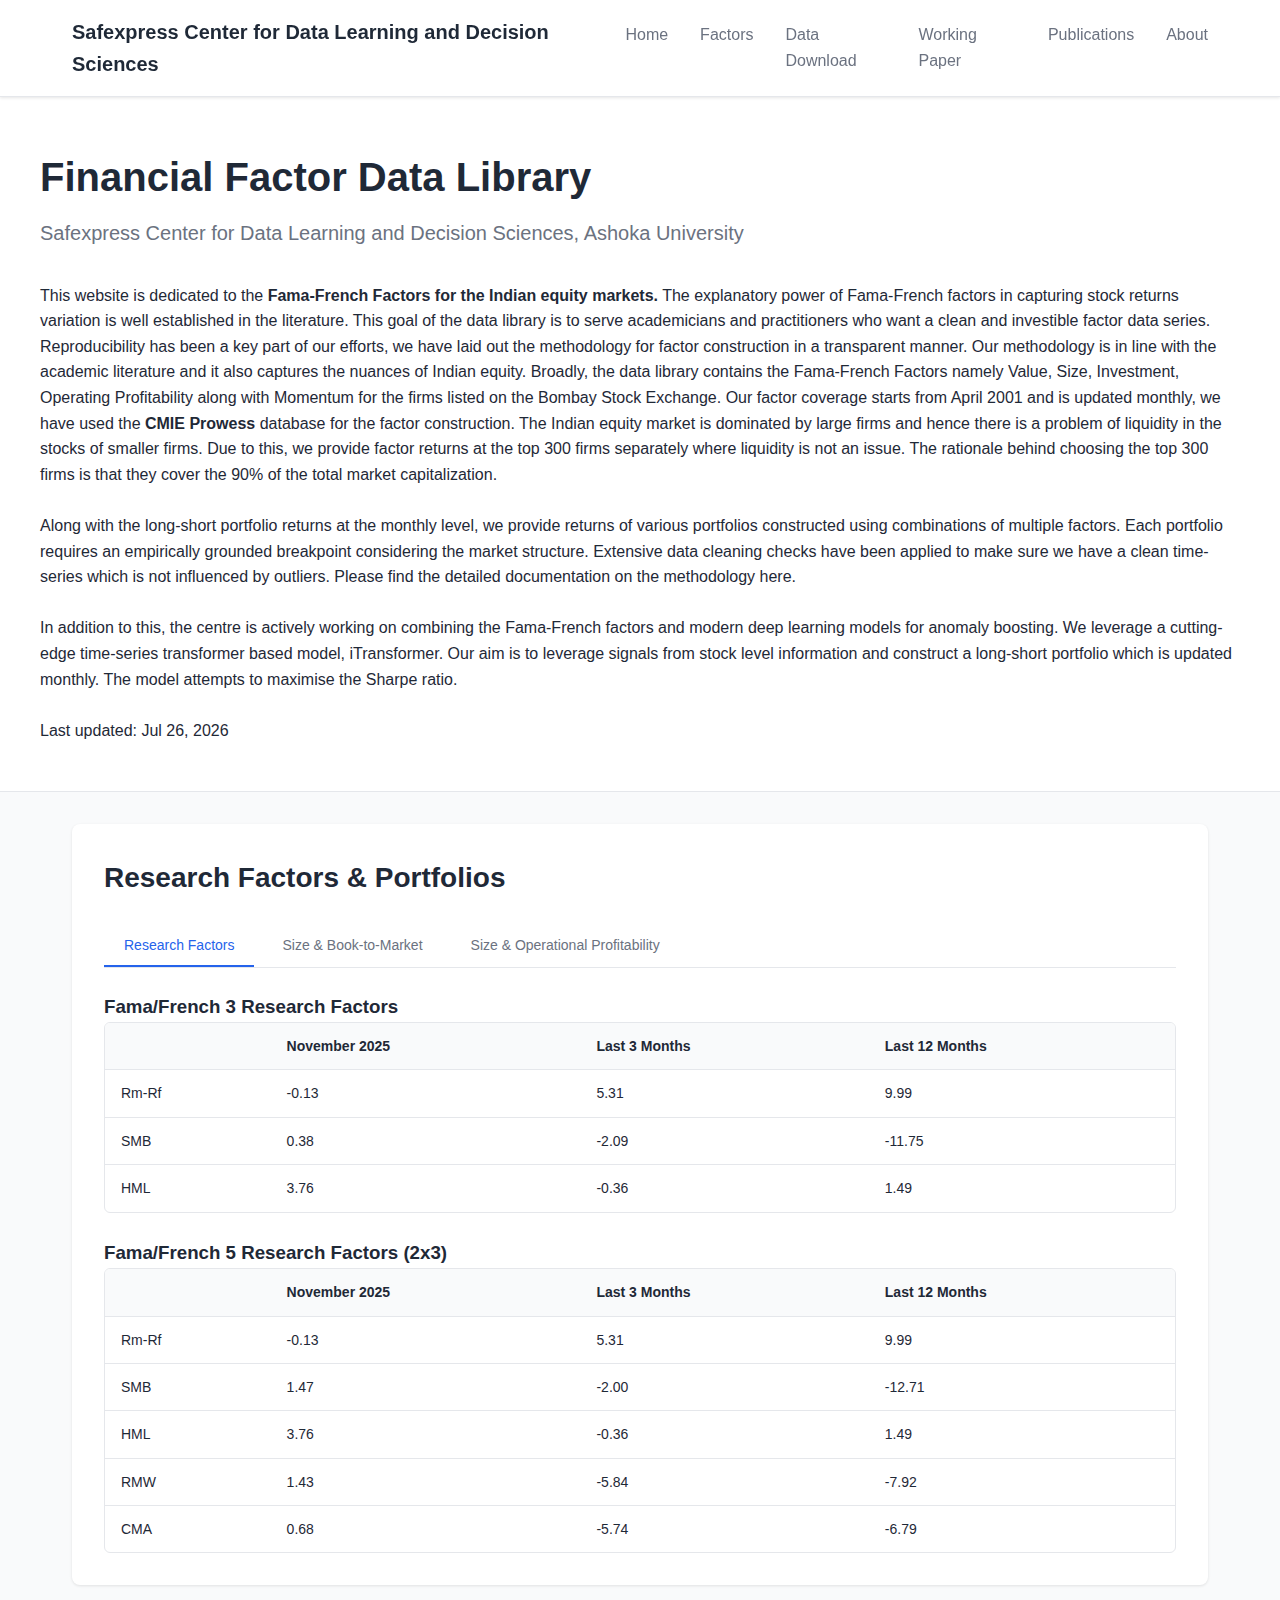
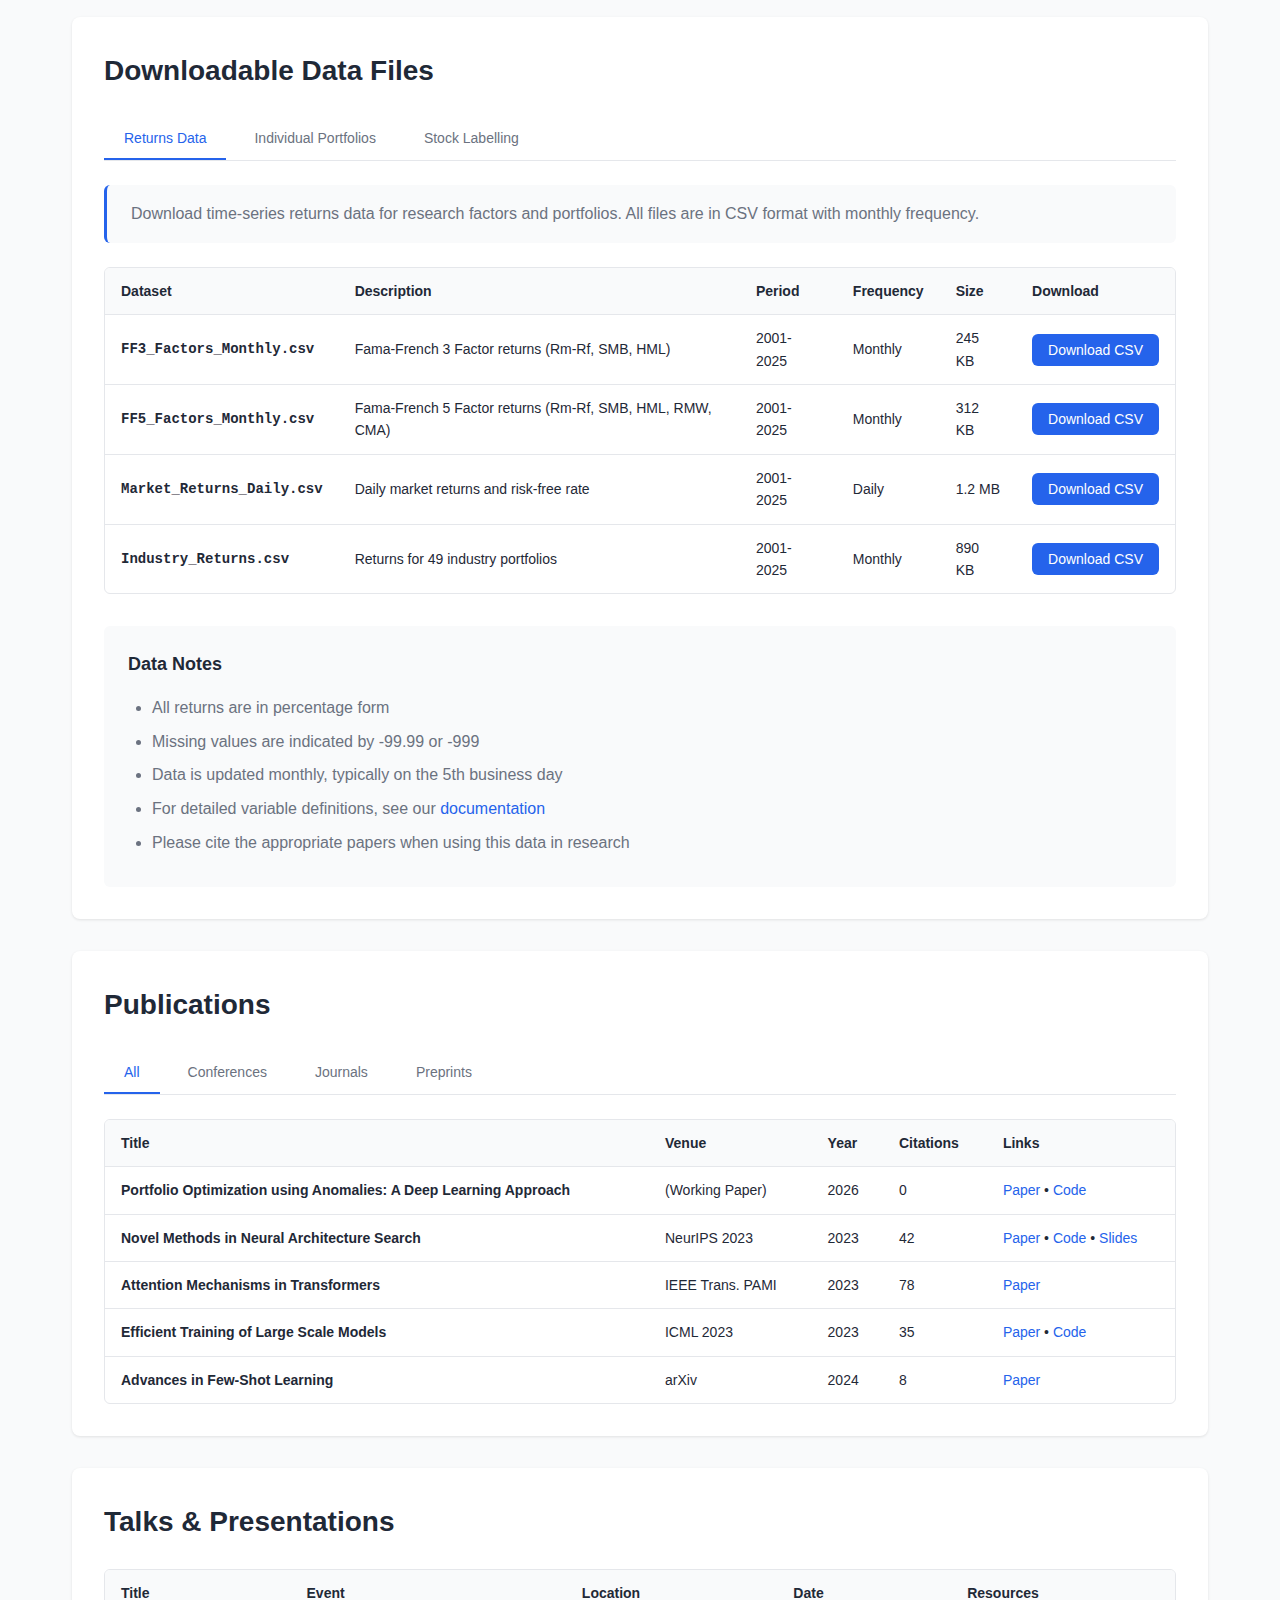
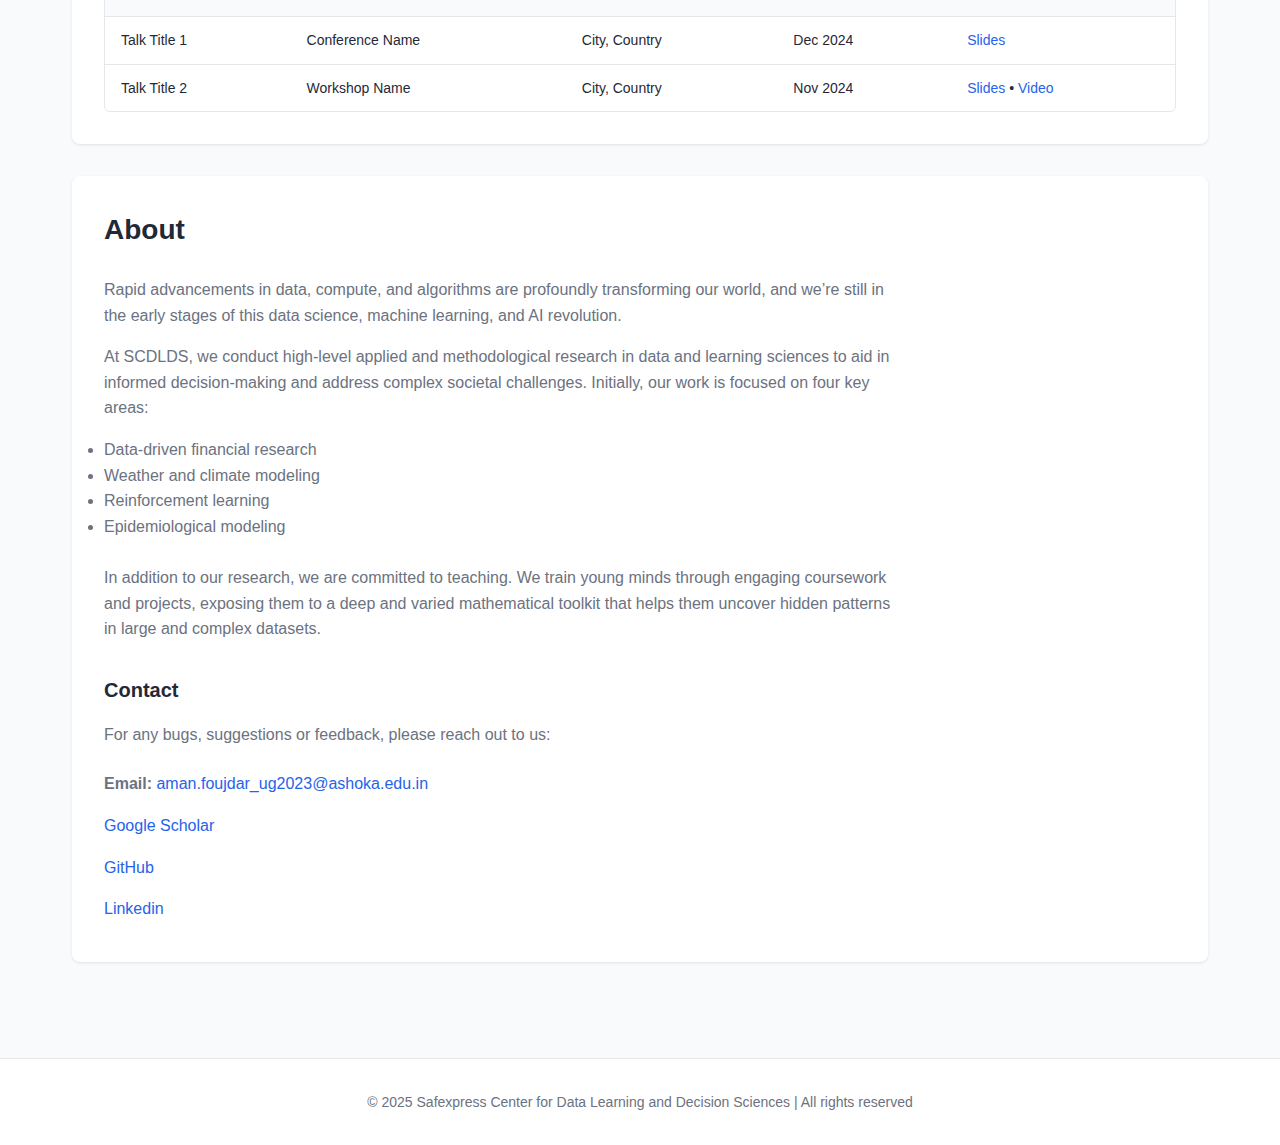
<file: index.html>
<!DOCTYPE html>
<html lang="en">
<head>
    <meta charset="UTF-8">
    <meta name="viewport" content="width=device-width, initial-scale=1.0">
    <title>Financial Factors | SCDLDS @ Ashoka</title>
    <link rel="stylesheet" href="styles.css">
</head>
<body>
<nav class="navbar">
        <div class="nav-container">
            <div class="logo">Safexpress Center for Data Learning and Decision Sciences</div>
            <ul class="nav-menu">
                <li><a href="index.html">Home</a></li>
                <li><a href="#factors">Factors</a></li>
                <li><a href="#downloads">Data Download</a></li>
                <li><a href="working_paper.html">Working Paper</a></li>
                <li><a href="#publications">Publications</a></li>
                <!-- <li><a href="#projects">Projects</a></li> -->
                <li><a href="#about">About</a></li>
            </ul>
        </div>
    </nav>

    <header class="hero">
        <div class="hero-content">
            <h1>Financial Factor Data Library</h1>
            <p class="subtitle">Safexpress Center for Data Learning and Decision Sciences, Ashoka University</p>
            <br>
            <p>This website is dedicated to the <strong>Fama-French Factors for the Indian equity markets.</strong> The explanatory power of Fama-French factors in capturing stock returns variation is well established in the literature. This goal of the data library is to serve academicians and practitioners who want a clean and investible factor data series. Reproducibility has been a key part of our efforts, we have laid out the methodology for factor construction in a transparent manner. Our methodology is in line with the academic literature and it also captures the nuances of Indian equity. Broadly, the data library contains the Fama-French Factors namely Value, Size, Investment, Operating Profitability along with Momentum for the firms listed on the Bombay Stock Exchange. Our factor coverage starts from April 2001 and is updated monthly, we have used the <strong>CMIE  Prowess</strong> database for the factor construction. The Indian equity market is dominated by large firms and hence there is a problem of liquidity in the stocks of smaller firms. Due to this, we provide factor returns at the top 300 firms separately where liquidity is not an issue. The rationale behind choosing the top 300 firms is that they cover the 90% of the total market capitalization. </p>
            <br>
            <p>Along with the long-short portfolio returns at the monthly level, we provide returns of various portfolios constructed using combinations of multiple factors. Each portfolio requires an empirically grounded breakpoint considering the market structure. Extensive data cleaning checks have been applied to make sure we have a clean time-series which is not influenced by outliers. Please find the detailed documentation on the methodology here. </p>
            <br>
            <p>In addition  to this, the centre is actively working on combining  the Fama-French factors and modern deep learning models for anomaly boosting. We leverage a cutting-edge time-series transformer based model, iTransformer. Our aim is to leverage signals from stock level information and construct a long-short portfolio which is updated monthly. The model attempts to maximise the Sharpe ratio.</p>
            <br>
                <span>Last updated: <span id="lastUpdated"></span></span>
            </div>
        </div>
    </header>

    <main class="container">
        <section id="factors" class="section">
            <h2 class="section-title">Research Factors & Portfolios</h2>
            
            <div class="tabs">
                <button class="tab-btn active" data-tab="factors">Research Factors</button>
                <button class="tab-btn" data-tab="bookmarket">Size & Book-to-Market</button>
                <button class="tab-btn" data-tab="profitability">Size & Operational Profitability</button>
            </div>

            <!-- Research Factors Tab -->
            <div class="tab-content active" data-content="factors">
                <div class="factor-tables">
                    <!-- Fama/French 3 Research Factors -->
                    <div class="factor-group">
                        <h3 class="factor-title">Fama/French 3 Research Factors</h3>
                        <div class="table-container">
                            <table class="data-table factor-table">
                                <thead>
                                    <tr>
                                        <th></th>
                                        <th>November 2025</th>
                                        <th>Last 3 Months</th>
                                        <th>Last 12 Months</th>
                                    </tr>
                                </thead>
                                <tbody>
                                    <tr>
                                        <td class="factor-name">Rm-Rf</td>
                                        <td class="negative">-0.13</td>
                                        <td class="positive">5.31</td>
                                        <td class="positive">9.99</td>
                                    </tr>
                                    <tr>
                                        <td class="factor-name">SMB</td>
                                        <td class="positive">0.38</td>
                                        <td class="negative">-2.09</td>
                                        <td class="negative">-11.75</td>
                                    </tr>
                                    <tr>
                                        <td class="factor-name">HML</td>
                                        <td class="positive">3.76</td>
                                        <td class="negative">-0.36</td>
                                        <td class="positive">1.49</td>
                                    </tr>
                                </tbody>
                            </table>
                        </div>
                    </div>

                    <br>
                    <!-- Fama/French 5 Research Factors -->
                    <div class="factor-group">
                        <h3 class="factor-title">Fama/French 5 Research Factors (2x3)</h3>
                        <div class="table-container">
                            <table class="data-table factor-table">
                                <thead>
                                    <tr>
                                        <th></th>
                                        <th>November 2025</th>
                                        <th>Last 3 Months</th>
                                        <th>Last 12 Months</th>
                                    </tr>
                                </thead>
                                <tbody>
                                    <tr>
                                        <td class="factor-name">Rm-Rf</td>
                                        <td class="negative">-0.13</td>
                                        <td class="positive">5.31</td>
                                        <td class="positive">9.99</td>
                                    </tr>
                                    <tr>
                                        <td class="factor-name">SMB</td>
                                        <td class="positive">1.47</td>
                                        <td class="negative">-2.00</td>
                                        <td class="negative">-12.71</td>
                                    </tr>
                                    <tr>
                                        <td class="factor-name">HML</td>
                                        <td class="positive">3.76</td>
                                        <td class="negative">-0.36</td>
                                        <td class="positive">1.49</td>
                                    </tr>
                                    <tr>
                                        <td class="factor-name">RMW</td>
                                        <td class="positive">1.43</td>
                                        <td class="negative">-5.84</td>
                                        <td class="negative">-7.92</td>
                                    </tr>
                                    <tr>
                                        <td class="factor-name">CMA</td>
                                        <td class="positive">0.68</td>
                                        <td class="negative">-5.74</td>
                                        <td class="negative">-6.79</td>
                                    </tr>
                                </tbody>
                            </table>
                        </div>
                    </div>
                </div>
            </div>

            <!-- Size and Book-to-Market Tab -->
            <div class="tab-content" data-content="bookmarket">
                <div class="factor-group">
                    <h3 class="factor-title">Size and Book-to-Market Portfolios</h3>
                    <div class="table-container">
                        <table class="data-table factor-table">
                            <thead>
                                <tr>
                                    <th></th>
                                    <th>November 2025</th>
                                    <th>Last 3 Months</th>
                                    <th>Last 12 Months</th>
                                </tr>
                            </thead>
                            <tbody>
                                <tr>
                                    <td class="factor-name">Small Value</td>
                                    <td class="positive">3.45</td>
                                    <td class="positive">2.66</td>
                                    <td class="positive">3.35</td>
                                </tr>
                                <tr>
                                    <td class="factor-name">Small Neutral</td>
                                    <td class="positive">2.29</td>
                                    <td class="positive">6.09</td>
                                    <td class="positive">1.03</td>
                                </tr>
                                <tr>
                                    <td class="factor-name">Small Growth</td>
                                    <td class="negative">-0.04</td>
                                    <td class="positive">3.96</td>
                                    <td class="positive">1.16</td>
                                </tr>
                                <tr class="separator-row">
                                    <td colspan="4"></td>
                                </tr>
                                <tr>
                                    <td class="factor-name">Big Value</td>
                                    <td class="positive">3.29</td>
                                    <td class="positive">8.07</td>
                                    <td class="positive">18.47</td>
                                </tr>
                                <tr>
                                    <td class="factor-name">Big Neutral</td>
                                    <td class="positive">2.01</td>
                                    <td class="positive">3.42</td>
                                    <td class="positive">4.63</td>
                                </tr>
                                <tr>
                                    <td class="factor-name">Big Growth</td>
                                    <td class="negative">-0.73</td>
                                    <td class="positive">7.49</td>
                                    <td class="positive">17.68</td>
                                </tr>
                            </tbody>
                        </table>
                    </div>
                </div>
            </div>

            <!-- Size and Operating Profitability Tab -->
            <div class="tab-content" data-content="profitability">
                <div class="factor-group">
                    <h3 class="factor-title">Size and Operating Profitability Portfolios</h3>
                    <div class="table-container">
                        <table class="data-table factor-table">
                            <thead>
                                <tr>
                                    <th></th>
                                    <th>November 2025</th>
                                    <th>Last 3 Months</th>
                                    <th>Last 12 Months</th>
                                </tr>
                            </thead>
                            <tbody>
                                <tr>
                                    <td class="factor-name">Small Robust</td>
                                    <td class="positive">0.16</td>
                                    <td class="negative">-3.12</td>
                                    <td class="negative">-9.67</td>
                                </tr>
                                <tr>
                                    <td class="factor-name">Small Neutral</td>
                                    <td class="positive">3.12</td>
                                    <td class="negative">-1.20</td>
                                    <td class="negative">-1.53</td>
                                </tr>
                                <tr>
                                    <td class="factor-name">Small Weak</td>
                                    <td class="positive">2.02</td>
                                    <td class="positive">11.96</td>
                                    <td class="positive">8.83</td>
                                </tr>
                            </tbody>
                        </table>
                    </div>
                </div>
            </div>
        </section>

        <section id="downloads" class="section">
            <h2 class="section-title">Downloadable Data Files</h2>
            
            <div class="tabs">
                <button class="tab-btn active" data-tab="returns">Returns Data</button>
                <button class="tab-btn" data-tab="portfolios">Individual Portfolios</button>
                <button class="tab-btn" data-tab="labelling">Stock Labelling</button>
            </div>

            <!-- Returns Data Tab -->
            <div class="tab-content active" data-content="returns">
                <div class="downloads-intro">
                    <p>Download time-series returns data for research factors and portfolios. All files are in CSV format with monthly frequency.</p>
                </div>
                <div class="table-container">
                    <table class="data-table download-table">
                        <thead>
                            <tr>
                                <th>Dataset</th>
                                <th>Description</th>
                                <th>Period</th>
                                <th>Frequency</th>
                                <th>Size</th>
                                <th>Download</th>
                            </tr>
                        </thead>
                        <tbody>
                            <tr>
                                <td class="dataset-name">FF3_Factors_Monthly.csv</td>
                                <td>Fama-French 3 Factor returns (Rm-Rf, SMB, HML)</td>
                                <td>2001-2025</td>
                                <td>Monthly</td>
                                <td>245 KB</td>
                                <td><button class="download-btn" onclick="downloadFile('Data/Factor_Data/finalMonthlyLabels_aman.csv')">Download CSV</button></td>
                            </tr>
                            <tr>
                                <td class="dataset-name">FF5_Factors_Monthly.csv</td>
                                <td>Fama-French 5 Factor returns (Rm-Rf, SMB, HML, RMW, CMA)</td>
                                <td>2001-2025</td>
                                <td>Monthly</td>
                                <td>312 KB</td>
                                <td><button class="download-btn" onclick="downloadFile('FF5_Factors_Monthly.csv')">Download CSV</button></td>
                            </tr>
                            <tr>
                                <td class="dataset-name">Market_Returns_Daily.csv</td>
                                <td>Daily market returns and risk-free rate</td>
                                <td>2001-2025</td>
                                <td>Daily</td>
                                <td>1.2 MB</td>
                                <td><button class="download-btn" onclick="downloadFile('Market_Returns_Daily.csv')">Download CSV</button></td>
                            </tr>
                            <tr>
                                <td class="dataset-name">Industry_Returns.csv</td>
                                <td>Returns for 49 industry portfolios</td>
                                <td>2001-2025</td>
                                <td>Monthly</td>
                                <td>890 KB</td>
                                <td><button class="download-btn" onclick="downloadFile('Industry_Returns.csv')">Download CSV</button></td>
                            </tr>
                        </tbody>
                    </table>
                </div>
            </div>

            <!-- Individual Portfolios Tab -->
            <div class="tab-content" data-content="portfolios">
                <div class="downloads-intro">
                    <p>Download returns data for individual portfolios sorted by various characteristics. Files contain detailed portfolio-level data.</p>
                </div>
                <div class="table-container">
                    <table class="data-table download-table">
                        <thead>
                            <tr>
                                <th>Dataset</th>
                                <th>Description</th>
                                <th>Period</th>
                                <th>Frequency</th>
                                <th>Size</th>
                                <th>Download</th>
                            </tr>
                        </thead>
                        <tbody>
                            <tr>
                                <td class="dataset-name">Size_BM_Portfolios.csv</td>
                                <td>6 Size x Book-to-Market portfolios (2x3)</td>
                                <td>2001-2025</td>
                                <td>Monthly</td>
                                <td>156 KB</td>
                                <td><button class="download-btn" onclick="downloadFile('Size_BM_Portfolios.csv')">Download CSV</button></td>
                            </tr>
                            <tr>
                                <td class="dataset-name">Size_OP_Portfolios.csv</td>
                                <td>6 Size x Operating Profitability portfolios (2x3)</td>
                                <td>2001-2025</td>
                                <td>Monthly</td>
                                <td>178 KB</td>
                                <td><button class="download-btn" onclick="downloadFile('Size_OP_Portfolios.csv')">Download CSV</button></td>
                            </tr>
                            <tr>
                                <td class="dataset-name">Size_INV_Portfolios.csv</td>
                                <td>6 Size x Investment portfolios (2x3)</td>
                                <td>2001-2025</td>
                                <td>Monthly</td>
                                <td>165 KB</td>
                                <td><button class="download-btn" onclick="downloadFile('Size_INV_Portfolios.csv')">Download CSV</button></td>
                            </tr>
                            <tr>
                                <td class="dataset-name">Momentum_Portfolios.csv</td>
                                <td>10 portfolios formed on prior returns (2-12 months)</td>
                                <td>2001-2025</td>
                                <td>Monthly</td>
                                <td>234 KB</td>
                                <td><button class="download-btn" onclick="downloadFile('Momentum_Portfolios.csv')">Download CSV</button></td>
                            </tr>
                            <tr>
                                <td class="dataset-name">25_Size_BM_Portfolios.csv</td>
                                <td>25 Size x Book-to-Market portfolios (5x5)</td>
                                <td>2001-2025</td>
                                <td>Monthly</td>
                                <td>567 KB</td>
                                <td><button class="download-btn" onclick="downloadFile('25_Size_BM_Portfolios.csv')">Download CSV</button></td>
                            </tr>
                        </tbody>
                    </table>
                </div>
            </div>

            <!-- Stock Labelling Tab -->
            <div class="tab-content" data-content="labelling">
                <div class="downloads-intro">
                    <p>Download stock assignment data showing which stocks belong to which portfolios. Useful for replicating portfolio construction.</p>
                </div>
                <div class="table-container">
                    <table class="data-table download-table">
                        <thead>
                            <tr>
                                <th>Dataset</th>
                                <th>Description</th>
                                <th>Period</th>
                                <th>Frequency</th>
                                <th>Size</th>
                                <th>Download</th>
                            </tr>
                        </thead>
                        <tbody>
                            <tr>
                                <td class="dataset-name">Stock_Assignments_Size_BM.csv</td>
                                <td>Stock assignments to Size-BM portfolios with breakpoints</td>
                                <td>2001-2025</td>
                                <td>Annual</td>
                                <td>3.4 MB</td>
                                <td><button class="download-btn" onclick="downloadFile('Stock_Assignments_Size_BM.csv')">Download CSV</button></td>
                            </tr>
                            <tr>
                                <td class="dataset-name">Stock_Assignments_Industry.csv</td>
                                <td>Stock to industry classification mapping (49 industries)</td>
                                <td>2001-2025</td>
                                <td>Monthly</td>
                                <td>8.7 MB</td>
                                <td><button class="download-btn" onclick="downloadFile('Stock_Assignments_Industry.csv')">Download CSV</button></td>
                            </tr>
                            <tr>
                                <td class="dataset-name">Breakpoints_Size_BM.csv</td>
                                <td>Historical breakpoints for Size and Book-to-Market</td>
                                <td>2001-2025</td>
                                <td>Annual</td>
                                <td>89 KB</td>
                                <td><button class="download-btn" onclick="downloadFile('Breakpoints_Size_BM.csv')">Download CSV</button></td>
                            </tr>
                            <tr>
                                <td class="dataset-name">Stock_Characteristics.csv</td>
                                <td>Comprehensive stock-level characteristics data</td>
                                <td>2001-2025</td>
                                <td>Monthly</td>
                                <td>15.2 MB</td>
                                <td><button class="download-btn" onclick="downloadFile('Stock_Characteristics.csv')">Download CSV</button></td>
                            </tr>
                            <tr>
                                <td class="dataset-name">Portfolio_Weights.csv</td>
                                <td>Value-weighted portfolio weights for all stocks</td>
                                <td>2001-2025</td>
                                <td>Monthly</td>
                                <td>12.8 MB</td>
                                <td><button class="download-btn" onclick="downloadFile('Portfolio_Weights.csv')">Download CSV</button></td>
                            </tr>
                        </tbody>
                    </table>
                </div>
            </div>

            <div class="download-notes">
                <h3>Data Notes</h3>
                <ul>
                    <li>All returns are in percentage form</li>
                    <li>Missing values are indicated by -99.99 or -999</li>
                    <li>Data is updated monthly, typically on the 5th business day</li>
                    <li>For detailed variable definitions, see our <a href="Data/Papers/SCDLDS__Code_Doc (1).pdf" class="link">documentation</a></li>
                    <li>Please cite the appropriate papers when using this data in research</li>
                </ul>
            </div>
        </section>

        <section id="publications" class="section">
            <h2 class="section-title">Publications</h2>
            
            <div class="tabs">
                <button class="tab-btn active" data-tab="all">All</button>
                <button class="tab-btn" data-tab="conferences">Conferences</button>
                <button class="tab-btn" data-tab="journals">Journals</button>
                <button class="tab-btn" data-tab="preprints">Preprints</button>
            </div>

            <div class="tab-content active" data-content="all">
                <div class="table-container">
                    <table class="data-table">
                        <thead>
                            <tr>
                                <th>Title</th>
                                <th>Venue</th>
                                <th>Year</th>
                                <th>Citations</th>
                                <th>Links</th>
                            </tr>
                        </thead>
                        <tbody id="publicationsTable">
                            <!-- Will be populated by JS -->
                        </tbody>
                    </table>
                </div>
            </div>

            <div class="tab-content" data-content="conferences">
                <div class="table-container">
                    <table class="data-table">
                        <thead>
                            <tr>
                                <th>Title</th>
                                <th>Venue</th>
                                <th>Year</th>
                                <th>Citations</th>
                                <th>Links</th>
                            </tr>
                        </thead>
                        <tbody id="conferencesTable">
                            <!-- Will be populated by JS -->
                        </tbody>
                    </table>
                </div>
            </div>

            <div class="tab-content" data-content="journals">
                <div class="table-container">
                    <table class="data-table">
                        <thead>
                            <tr>
                                <th>Title</th>
                                <th>Venue</th>
                                <th>Year</th>
                                <th>Citations</th>
                                <th>Links</th>
                            </tr>
                        </thead>
                        <tbody id="journalsTable">
                            <!-- Will be populated by JS -->
                        </tbody>
                    </table>
                </div>
            </div>

            <div class="tab-content" data-content="preprints">
                <div class="table-container">
                    <table class="data-table">
                        <thead>
                            <tr>
                                <th>Title</th>
                                <th>Venue</th>
                                <th>Year</th>
                                <th>Citations</th>
                                <th>Links</th>
                            </tr>
                        </thead>
                        <tbody id="preprintsTable">
                            <!-- Will be populated by JS -->
                        </tbody>
                    </table>
                </div>
            </div>
        </section>

        <!-- <section id="projects" class="section">
            <h2 class="section-title">Research Projects</h2>
            <div class="projects-grid">
                <div class="project-card">
                    <h3>Project Title 1</h3>
                    <p class="project-desc">Brief description of your research project and its key contributions to the field.</p>
                    <div class="project-meta">
                        <span class="badge">Active</span>
                        <span class="year">2024 - Present</span>
                    </div>
                </div>
                <div class="project-card">
                    <h3>Project Title 2</h3>
                    <p class="project-desc">Brief description of your research project and its key contributions to the field.</p>
                    <div class="project-meta">
                        <span class="badge completed">Completed</span>
                        <span class="year">2023</span>
                    </div>
                </div>
                <div class="project-card">
                    <h3>Project Title 3</h3>
                    <p class="project-desc">Brief description of your research project and its key contributions to the field.</p>
                    <div class="project-meta">
                        <span class="badge">Active</span>
                        <span class="year">2023 - Present</span>
                    </div>
                </div>
            </div>
        </section> -->

        <section id="talks" class="section">
            <h2 class="section-title">Talks & Presentations</h2>
            <div class="table-container">
                <table class="data-table">
                    <thead>
                        <tr>
                            <th>Title</th>
                            <th>Event</th>
                            <th>Location</th>
                            <th>Date</th>
                            <th>Resources</th>
                        </tr>
                    </thead>
                    <tbody id="talksTable">
                        <tr>
                            <td>Talk Title 1</td>
                            <td>Conference Name</td>
                            <td>City, Country</td>
                            <td>Dec 2024</td>
                            <td><a href="#" class="link">Slides</a></td>
                        </tr>
                        <tr>
                            <td>Talk Title 2</td>
                            <td>Workshop Name</td>
                            <td>City, Country</td>
                            <td>Nov 2024</td>
                            <td><a href="#" class="link">Slides</a> • <a href="#" class="link">Video</a></td>
                        </tr>
                    </tbody>
                </table>
            </div>
        </section>

        <section id="about" class="section">
            <h2 class="section-title">About</h2>
            <div class="about-content">
                <p>Rapid advancements in data, compute, and algorithms are profoundly transforming our world, and we’re still in the early stages of this data science, machine learning, and AI revolution.</p> 
                <p>At SCDLDS, we conduct high-level applied and methodological research in data and learning sciences to aid in informed decision-making and address complex societal challenges. Initially, our work is focused on four key areas:</p>
                <ul class="about-list">
                    <li>⁠Data-driven financial research</li>
                    <li>⁠Weather and climate modeling</li>
                    <li>⁠Reinforcement learning</li>
                    <li>⁠Epidemiological modeling</li>
                </ul>
                <br>
                <p>In addition to our research, we are committed to teaching. We train young minds through engaging coursework and projects, exposing them to a deep and varied mathematical toolkit that helps them uncover hidden patterns in large and complex datasets.</p>
                
                <h3>Contact</h3>
                <p>For any bugs, suggestions or feedback, please reach out to us:</p>
                <ul class="contact-list">
                    <li><b>Email:</b> <a href="mailto:aman.foujdar_ug2023@ashoka.edu.in" class="link">aman.foujdar_ug2023@ashoka.edu.in</a></li>
                    <li><a href="#" class="link">Google Scholar</a></li>
                    <li><a href="#" class="link">GitHub</a></li>
                    <li><a href="https://www.linkedin.com/company/scdlds-ashoka/posts/?feedView=all" class="link">Linkedin</a></li>
                </ul>
            </div>
        </section>
    </main>

    <footer class="footer">
        <div class="footer-content">
            <p>&copy; 2025 Safexpress Center for Data Learning and Decision Sciences | All rights reserved</p>
        </div>
    </footer>

    <script src="script.js"></script>
</body>
</html>
</file>
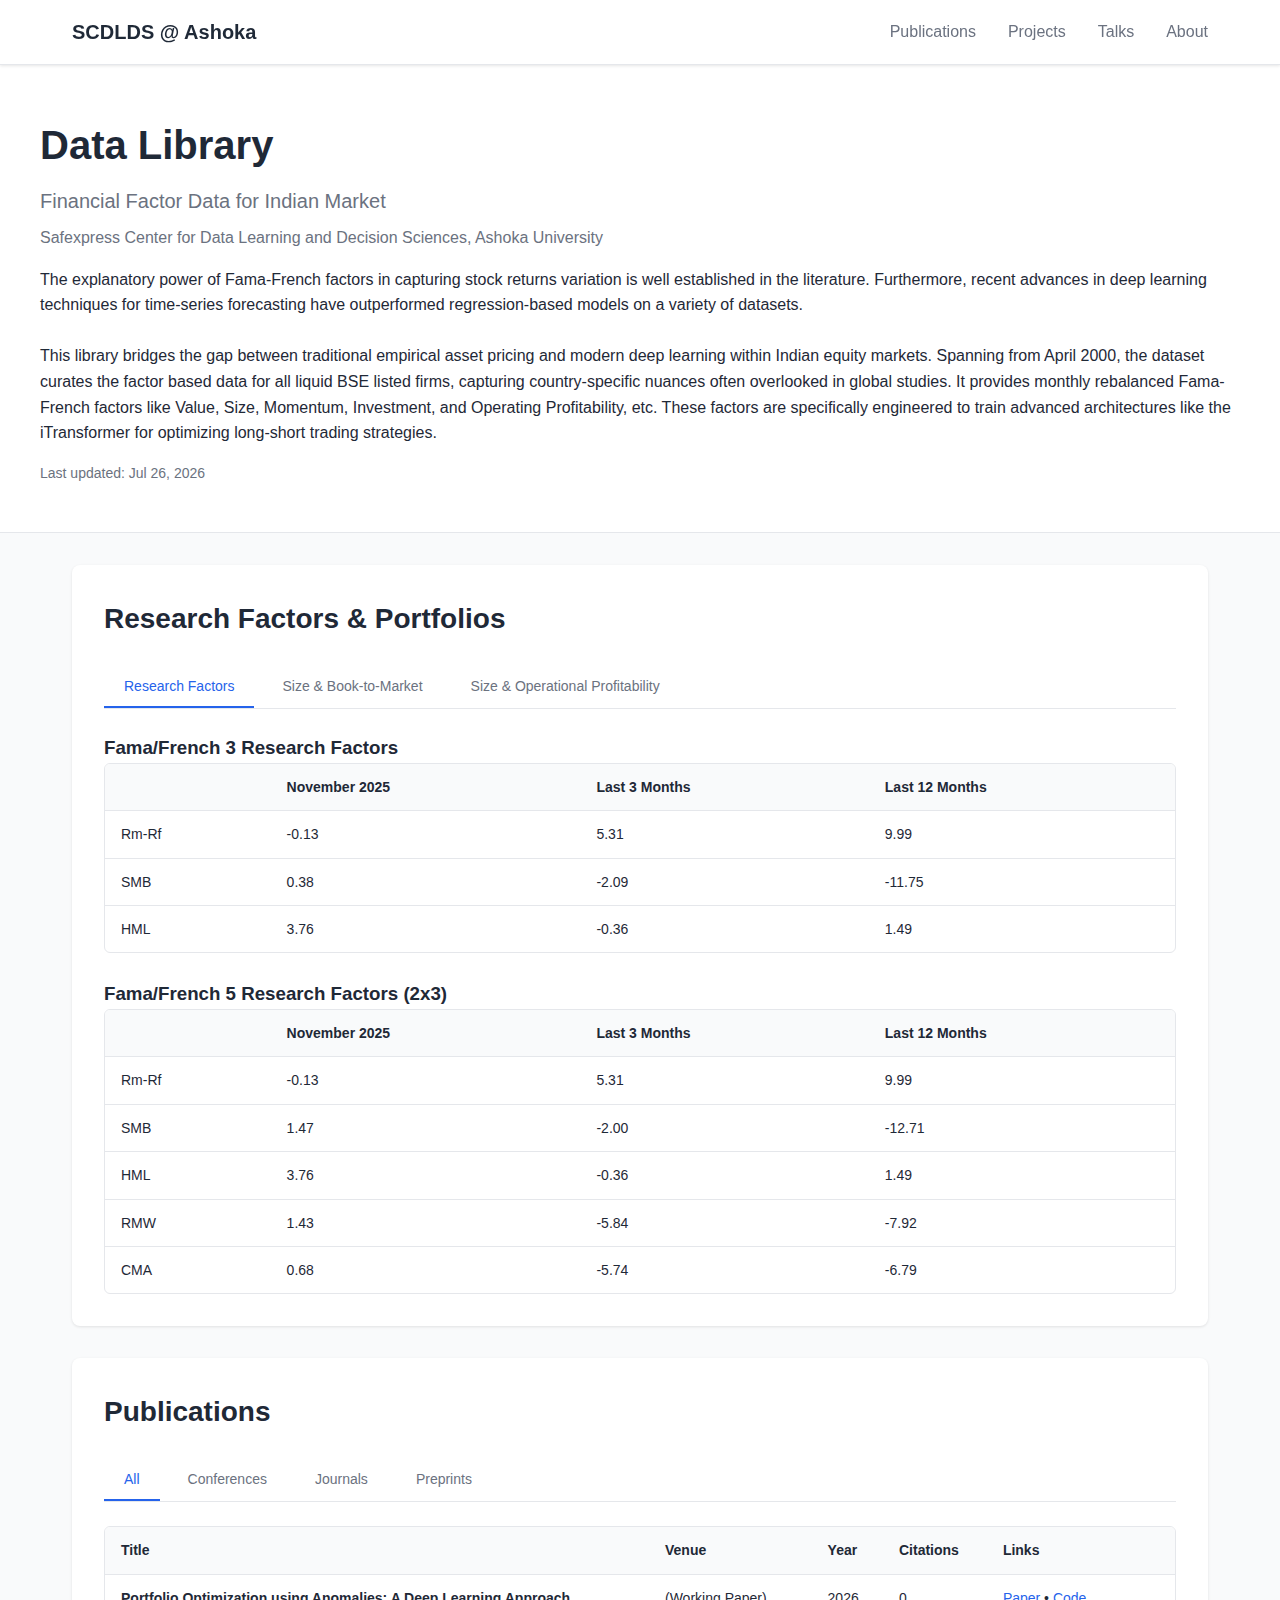
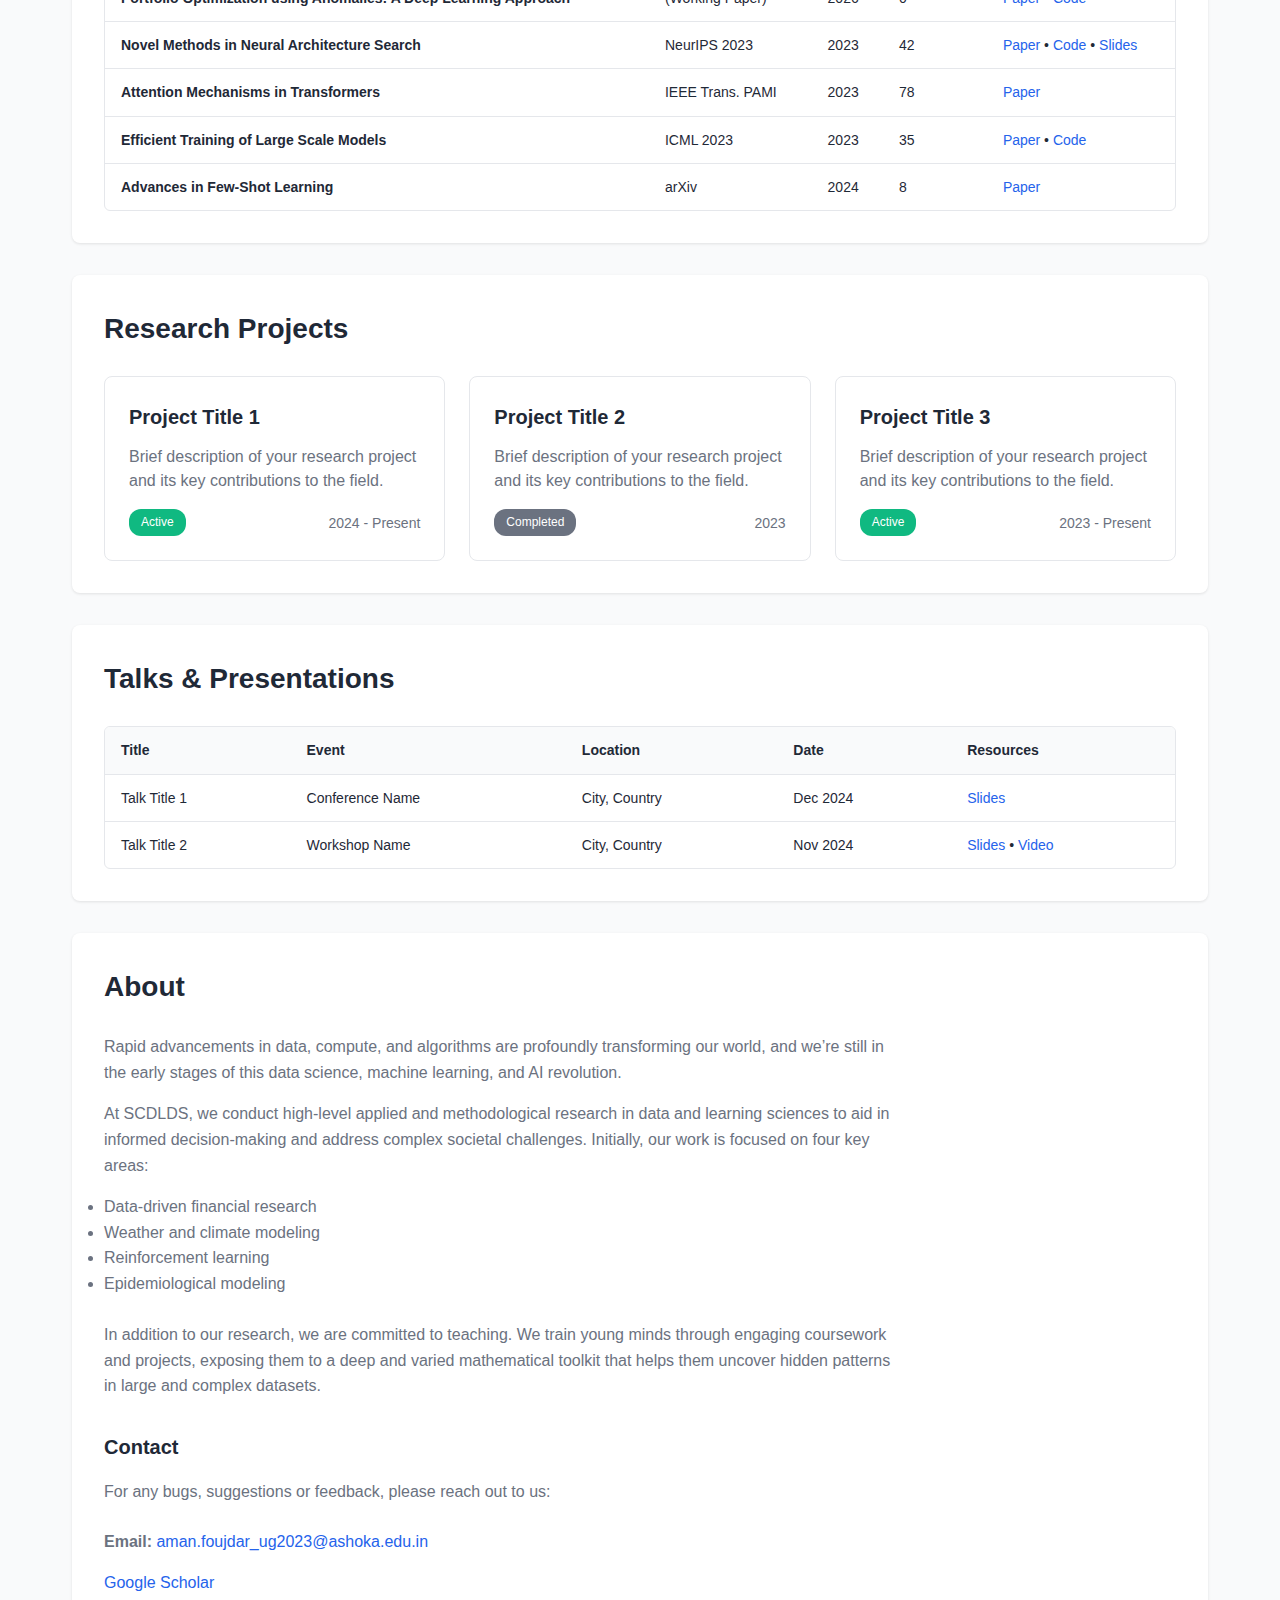
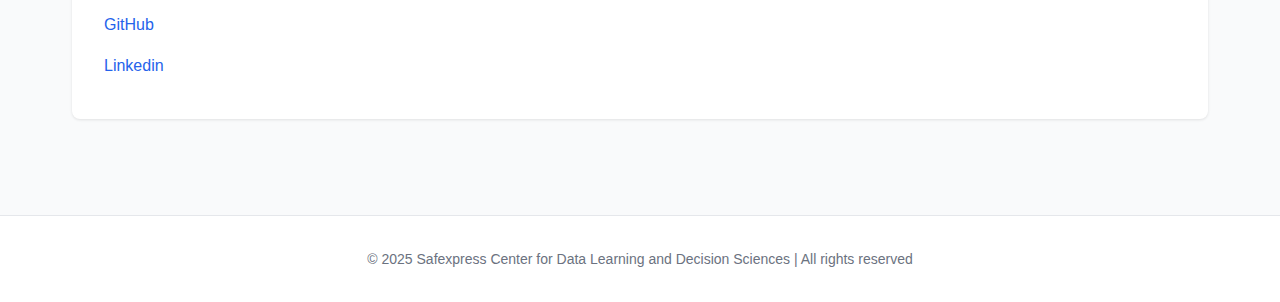
<file: page.html>
<!DOCTYPE html>
<html lang="en">
<head>
    <meta charset="UTF-8">
    <meta name="viewport" content="width=device-width, initial-scale=1.0">
    <title>Financial Factors | SCDLDS @ Ashoka</title>
    <link rel="stylesheet" href="styles.css">
</head>
<body>
    <nav class="navbar">
        <div class="nav-container">
            <div class="logo">SCDLDS @ Ashoka</div>
            <ul class="nav-menu">
                <li><a href="#publications">Publications</a></li>
                <li><a href="#projects">Projects</a></li>
                <li><a href="#talks">Talks</a></li>
                <li><a href="#about">About</a></li>
            </ul>
        </div>
    </nav>

    <header class="hero">
        <div class="hero-content">
            <h1>Data Library</h1>
            <p class="subtitle">Financial Factor Data for Indian Market</p>
            <p class="affiliation">Safexpress Center for Data Learning and Decision Sciences, Ashoka University</p>
            <p>The explanatory power of Fama-French factors in capturing stock returns variation is well established in the literature. Furthermore, recent advances in deep learning techniques for time-series forecasting have outperformed regression-based models on a variety of datasets.</p>
            <br>
            <p>This library bridges the gap between traditional empirical asset pricing and modern deep learning within Indian equity markets. Spanning from April 2000, the dataset curates the factor based data for all liquid BSE listed firms, capturing country-specific nuances often overlooked in global studies. It provides monthly rebalanced Fama-French factors like Value, Size, Momentum, Investment, and Operating Profitability, etc. These factors are specifically engineered to train advanced architectures like the iTransformer for optimizing long-short trading strategies.</p>
            <div class="hero-meta">
                <span>Last updated: <span id="lastUpdated"></span></span>
            </div>
        </div>
    </header>

    <main class="container">
        <section id="factors" class="section">
            <h2 class="section-title">Research Factors & Portfolios</h2>
            
            <div class="tabs">
                <button class="tab-btn active" data-tab="factors">Research Factors</button>
                <button class="tab-btn" data-tab="bookmarket">Size & Book-to-Market</button>
                <button class="tab-btn" data-tab="profitability">Size & Operational Profitability</button>
            </div>

            <!-- Research Factors Tab -->
            <div class="tab-content active" data-content="factors">
                <div class="factor-tables">
                    <!-- Fama/French 3 Research Factors -->
                    <div class="factor-group">
                        <h3 class="factor-title">Fama/French 3 Research Factors</h3>
                        <div class="table-container">
                            <table class="data-table factor-table">
                                <thead>
                                    <tr>
                                        <th></th>
                                        <th>November 2025</th>
                                        <th>Last 3 Months</th>
                                        <th>Last 12 Months</th>
                                    </tr>
                                </thead>
                                <tbody>
                                    <tr>
                                        <td class="factor-name">Rm-Rf</td>
                                        <td class="negative">-0.13</td>
                                        <td class="positive">5.31</td>
                                        <td class="positive">9.99</td>
                                    </tr>
                                    <tr>
                                        <td class="factor-name">SMB</td>
                                        <td class="positive">0.38</td>
                                        <td class="negative">-2.09</td>
                                        <td class="negative">-11.75</td>
                                    </tr>
                                    <tr>
                                        <td class="factor-name">HML</td>
                                        <td class="positive">3.76</td>
                                        <td class="negative">-0.36</td>
                                        <td class="positive">1.49</td>
                                    </tr>
                                </tbody>
                            </table>
                        </div>
                    </div>

                    <br>
                    <!-- Fama/French 5 Research Factors -->
                    <div class="factor-group">
                        <h3 class="factor-title">Fama/French 5 Research Factors (2x3)</h3>
                        <div class="table-container">
                            <table class="data-table factor-table">
                                <thead>
                                    <tr>
                                        <th></th>
                                        <th>November 2025</th>
                                        <th>Last 3 Months</th>
                                        <th>Last 12 Months</th>
                                    </tr>
                                </thead>
                                <tbody>
                                    <tr>
                                        <td class="factor-name">Rm-Rf</td>
                                        <td class="negative">-0.13</td>
                                        <td class="positive">5.31</td>
                                        <td class="positive">9.99</td>
                                    </tr>
                                    <tr>
                                        <td class="factor-name">SMB</td>
                                        <td class="positive">1.47</td>
                                        <td class="negative">-2.00</td>
                                        <td class="negative">-12.71</td>
                                    </tr>
                                    <tr>
                                        <td class="factor-name">HML</td>
                                        <td class="positive">3.76</td>
                                        <td class="negative">-0.36</td>
                                        <td class="positive">1.49</td>
                                    </tr>
                                    <tr>
                                        <td class="factor-name">RMW</td>
                                        <td class="positive">1.43</td>
                                        <td class="negative">-5.84</td>
                                        <td class="negative">-7.92</td>
                                    </tr>
                                    <tr>
                                        <td class="factor-name">CMA</td>
                                        <td class="positive">0.68</td>
                                        <td class="negative">-5.74</td>
                                        <td class="negative">-6.79</td>
                                    </tr>
                                </tbody>
                            </table>
                        </div>
                    </div>
                </div>
            </div>

            <!-- Size and Book-to-Market Tab -->
            <div class="tab-content" data-content="bookmarket">
                <div class="factor-group">
                    <h3 class="factor-title">Size and Book-to-Market Portfolios</h3>
                    <div class="table-container">
                        <table class="data-table factor-table">
                            <thead>
                                <tr>
                                    <th></th>
                                    <th>November 2025</th>
                                    <th>Last 3 Months</th>
                                    <th>Last 12 Months</th>
                                </tr>
                            </thead>
                            <tbody>
                                <tr>
                                    <td class="factor-name">Small Value</td>
                                    <td class="positive">3.45</td>
                                    <td class="positive">2.66</td>
                                    <td class="positive">3.35</td>
                                </tr>
                                <tr>
                                    <td class="factor-name">Small Neutral</td>
                                    <td class="positive">2.29</td>
                                    <td class="positive">6.09</td>
                                    <td class="positive">1.03</td>
                                </tr>
                                <tr>
                                    <td class="factor-name">Small Growth</td>
                                    <td class="negative">-0.04</td>
                                    <td class="positive">3.96</td>
                                    <td class="positive">1.16</td>
                                </tr>
                                <tr class="separator-row">
                                    <td colspan="4"></td>
                                </tr>
                                <tr>
                                    <td class="factor-name">Big Value</td>
                                    <td class="positive">3.29</td>
                                    <td class="positive">8.07</td>
                                    <td class="positive">18.47</td>
                                </tr>
                                <tr>
                                    <td class="factor-name">Big Neutral</td>
                                    <td class="positive">2.01</td>
                                    <td class="positive">3.42</td>
                                    <td class="positive">4.63</td>
                                </tr>
                                <tr>
                                    <td class="factor-name">Big Growth</td>
                                    <td class="negative">-0.73</td>
                                    <td class="positive">7.49</td>
                                    <td class="positive">17.68</td>
                                </tr>
                            </tbody>
                        </table>
                    </div>
                </div>
            </div>

            <!-- Size and Operating Profitability Tab -->
            <div class="tab-content" data-content="profitability">
                <div class="factor-group">
                    <h3 class="factor-title">Size and Operating Profitability Portfolios</h3>
                    <div class="table-container">
                        <table class="data-table factor-table">
                            <thead>
                                <tr>
                                    <th></th>
                                    <th>November 2025</th>
                                    <th>Last 3 Months</th>
                                    <th>Last 12 Months</th>
                                </tr>
                            </thead>
                            <tbody>
                                <tr>
                                    <td class="factor-name">Small Robust</td>
                                    <td class="positive">0.16</td>
                                    <td class="negative">-3.12</td>
                                    <td class="negative">-9.67</td>
                                </tr>
                                <tr>
                                    <td class="factor-name">Small Neutral</td>
                                    <td class="positive">3.12</td>
                                    <td class="negative">-1.20</td>
                                    <td class="negative">-1.53</td>
                                </tr>
                                <tr>
                                    <td class="factor-name">Small Weak</td>
                                    <td class="positive">2.02</td>
                                    <td class="positive">11.96</td>
                                    <td class="positive">8.83</td>
                                </tr>
                            </tbody>
                        </table>
                    </div>
                </div>
            </div>
        </section>

        <section id="publications" class="section">
            <h2 class="section-title">Publications</h2>
            
            <div class="tabs">
                <button class="tab-btn active" data-tab="all">All</button>
                <button class="tab-btn" data-tab="conferences">Conferences</button>
                <button class="tab-btn" data-tab="journals">Journals</button>
                <button class="tab-btn" data-tab="preprints">Preprints</button>
            </div>

            <div class="tab-content active" data-content="all">
                <div class="table-container">
                    <table class="data-table">
                        <thead>
                            <tr>
                                <th>Title</th>
                                <th>Venue</th>
                                <th>Year</th>
                                <th>Citations</th>
                                <th>Links</th>
                            </tr>
                        </thead>
                        <tbody id="publicationsTable">
                            <!-- Will be populated by JS -->
                        </tbody>
                    </table>
                </div>
            </div>

            <div class="tab-content" data-content="conferences">
                <div class="table-container">
                    <table class="data-table">
                        <thead>
                            <tr>
                                <th>Title</th>
                                <th>Venue</th>
                                <th>Year</th>
                                <th>Citations</th>
                                <th>Links</th>
                            </tr>
                        </thead>
                        <tbody id="conferencesTable">
                            <!-- Will be populated by JS -->
                        </tbody>
                    </table>
                </div>
            </div>

            <div class="tab-content" data-content="journals">
                <div class="table-container">
                    <table class="data-table">
                        <thead>
                            <tr>
                                <th>Title</th>
                                <th>Venue</th>
                                <th>Year</th>
                                <th>Citations</th>
                                <th>Links</th>
                            </tr>
                        </thead>
                        <tbody id="journalsTable">
                            <!-- Will be populated by JS -->
                        </tbody>
                    </table>
                </div>
            </div>

            <div class="tab-content" data-content="preprints">
                <div class="table-container">
                    <table class="data-table">
                        <thead>
                            <tr>
                                <th>Title</th>
                                <th>Venue</th>
                                <th>Year</th>
                                <th>Citations</th>
                                <th>Links</th>
                            </tr>
                        </thead>
                        <tbody id="preprintsTable">
                            <!-- Will be populated by JS -->
                        </tbody>
                    </table>
                </div>
            </div>
        </section>

        <section id="projects" class="section">
            <h2 class="section-title">Research Projects</h2>
            <div class="projects-grid">
                <div class="project-card">
                    <h3>Project Title 1</h3>
                    <p class="project-desc">Brief description of your research project and its key contributions to the field.</p>
                    <div class="project-meta">
                        <span class="badge">Active</span>
                        <span class="year">2024 - Present</span>
                    </div>
                </div>
                <div class="project-card">
                    <h3>Project Title 2</h3>
                    <p class="project-desc">Brief description of your research project and its key contributions to the field.</p>
                    <div class="project-meta">
                        <span class="badge completed">Completed</span>
                        <span class="year">2023</span>
                    </div>
                </div>
                <div class="project-card">
                    <h3>Project Title 3</h3>
                    <p class="project-desc">Brief description of your research project and its key contributions to the field.</p>
                    <div class="project-meta">
                        <span class="badge">Active</span>
                        <span class="year">2023 - Present</span>
                    </div>
                </div>
            </div>
        </section>

        <section id="talks" class="section">
            <h2 class="section-title">Talks & Presentations</h2>
            <div class="table-container">
                <table class="data-table">
                    <thead>
                        <tr>
                            <th>Title</th>
                            <th>Event</th>
                            <th>Location</th>
                            <th>Date</th>
                            <th>Resources</th>
                        </tr>
                    </thead>
                    <tbody id="talksTable">
                        <tr>
                            <td>Talk Title 1</td>
                            <td>Conference Name</td>
                            <td>City, Country</td>
                            <td>Dec 2024</td>
                            <td><a href="#" class="link">Slides</a></td>
                        </tr>
                        <tr>
                            <td>Talk Title 2</td>
                            <td>Workshop Name</td>
                            <td>City, Country</td>
                            <td>Nov 2024</td>
                            <td><a href="#" class="link">Slides</a> • <a href="#" class="link">Video</a></td>
                        </tr>
                    </tbody>
                </table>
            </div>
        </section>

        <section id="about" class="section">
            <h2 class="section-title">About</h2>
            <div class="about-content">
                <p>Rapid advancements in data, compute, and algorithms are profoundly transforming our world, and we’re still in the early stages of this data science, machine learning, and AI revolution.</p> 
                <p>At SCDLDS, we conduct high-level applied and methodological research in data and learning sciences to aid in informed decision-making and address complex societal challenges. Initially, our work is focused on four key areas:</p>
                <ul class="about-list">
                    <li>⁠Data-driven financial research</li>
                    <li>⁠Weather and climate modeling</li>
                    <li>⁠Reinforcement learning</li>
                    <li>⁠Epidemiological modeling</li>
                </ul>
                <br>
                <p>In addition to our research, we are committed to teaching. We train young minds through engaging coursework and projects, exposing them to a deep and varied mathematical toolkit that helps them uncover hidden patterns in large and complex datasets.</p>
                
                <h3>Contact</h3>
                <p>For any bugs, suggestions or feedback, please reach out to us:</p>
                <ul class="contact-list">
                    <li><b>Email:</b> <a href="mailto:aman.foujdar_ug2023@ashoka.edu.in" class="link">aman.foujdar_ug2023@ashoka.edu.in</a></li>
                    <li><a href="#" class="link">Google Scholar</a></li>
                    <li><a href="#" class="link">GitHub</a></li>
                    <li><a href="https://www.linkedin.com/company/scdlds-ashoka/posts/?feedView=all" class="link">Linkedin</a></li>
                </ul>
            </div>
        </section>
    </main>

    <footer class="footer">
        <div class="footer-content">
            <p>&copy; 2025 Safexpress Center for Data Learning and Decision Sciences | All rights reserved</p>
        </div>
    </footer>

    <script src="script.js"></script>
</body>
</html>
</file>
<file: styles.css>
/* styles.css */

* {
    margin: 0;
    padding: 0;
    box-sizing: border-box;
}

:root {
    --primary-color: #2563eb;
    --secondary-color: #1e40af;
    --text-primary: #1f2937;
    --text-secondary: #6b7280;
    --border-color: #e5e7eb;
    --bg-light: #f9fafb;
    --bg-white: #ffffff;
    --success-color: #10b981;
    --shadow: 0 1px 3px 0 rgba(0, 0, 0, 0.1);
    --shadow-lg: 0 10px 15px -3px rgba(0, 0, 0, 0.1);
}

body {
    font-family: -apple-system, BlinkMacSystemFont, 'Segoe UI', 'Roboto', 'Oxygen',
        'Ubuntu', 'Cantarell', 'Fira Sans', 'Droid Sans', 'Helvetica Neue',
        sans-serif;
    color: var(--text-primary);
    line-height: 1.6;
    background-color: var(--bg-light);
}


.about-list {
  margin: 0;             
  padding: 0;            
  font: inherit;     
  color: var(--text-secondary);        
  line-height: inherit;  
}
.about-list li {
  margin: 0;            
  padding: 0;
}
/* Navigation */
.navbar {
    background-color: var(--bg-white);
    border-bottom: 1px solid var(--border-color);
    position: sticky;
    top: 0;
    z-index: 1000;
    box-shadow: var(--shadow);
}

.nav-container {
    max-width: 1200px;
    margin: 0 auto;
    padding: 1rem 2rem;
    display: flex;
    justify-content: space-between;
    align-items: center;
}

.logo {
    font-size: 1.25rem;
    font-weight: 600;
    color: var(--text-primary);
}

.nav-menu {
    display: flex;
    list-style: none;
    gap: 2rem;
}

.nav-menu a {
    text-decoration: none;
    color: var(--text-secondary);
    font-weight: 500;
    transition: color 0.2s;
}

.nav-menu a:hover {
    color: var(--primary-color);
}

/* Hero Section */
.hero {
    background-color: var(--bg-white);
    border-bottom: 1px solid var(--border-color);
    padding: 3rem 2rem;
}

.hero-content {
    max-width: 1200px;
    margin: 0 auto;
}

.hero h1 {
    font-size: 2.5rem;
    font-weight: 700;
    margin-bottom: 0.5rem;
}

.subtitle {
    font-size: 1.25rem;
    color: var(--text-secondary);
    margin-bottom: 0.5rem;
}

.affiliation {
    font-size: 1rem;
    color: var(--text-secondary);
    margin-bottom: 1rem;
}

.hero-meta {
    font-size: 0.875rem;
    color: var(--text-secondary);
    margin-top: 1rem;
}

/* Main Container */
.container {
    max-width: 1200px;
    margin: 0 auto;
    padding: 2rem;
}

.section {
    background-color: var(--bg-white);
    border-radius: 8px;
    padding: 2rem;
    margin-bottom: 2rem;
    box-shadow: var(--shadow);
}

.section-title {
    font-size: 1.75rem;
    font-weight: 600;
    margin-bottom: 1.5rem;
    color: var(--text-primary);
}

/* Tabs */
.tabs {
    display: flex;
    gap: 0.5rem;
    margin-bottom: 1.5rem;
    border-bottom: 1px solid var(--border-color);
}

.tab-btn {
    background: none;
    border: none;
    padding: 0.75rem 1.25rem;
    font-size: 0.875rem;
    font-weight: 500;
    color: var(--text-secondary);
    cursor: pointer;
    border-bottom: 2px solid transparent;
    transition: all 0.2s;
}

.tab-btn:hover {
    color: var(--text-primary);
}

.tab-btn.active {
    color: var(--primary-color);
    border-bottom-color: var(--primary-color);
}

.tab-content {
    display: none;
}

.tab-content.active {
    display: block;
}

/* Table */
.table-container {
    overflow-x: auto;
    border: 1px solid var(--border-color);
    border-radius: 6px;
}

.data-table {
    width: 100%;
    border-collapse: collapse;
    font-size: 0.875rem;
}

.data-table thead {
    background-color: var(--bg-light);
}

.data-table th {
    padding: 0.75rem 1rem;
    text-align: left;
    font-weight: 600;
    color: var(--text-primary);
    border-bottom: 1px solid var(--border-color);
    white-space: nowrap;
}

.data-table td {
    padding: 0.75rem 1rem;
    border-bottom: 1px solid var(--border-color);
}

.data-table tbody tr:hover {
    background-color: var(--bg-light);
}

.data-table tbody tr:last-child td {
    border-bottom: none;
}

.link {
    color: var(--primary-color);
    text-decoration: none;
    font-weight: 500;
}

.link:hover {
    text-decoration: underline;
}

/* Projects Grid */
.projects-grid {
    display: grid;
    grid-template-columns: repeat(auto-fit, minmax(300px, 1fr));
    gap: 1.5rem;
}

.project-card {
    border: 1px solid var(--border-color);
    border-radius: 8px;
    padding: 1.5rem;
    transition: all 0.3s;
}

.project-card:hover {
    box-shadow: var(--shadow-lg);
    transform: translateY(-2px);
}

.project-card h3 {
    font-size: 1.25rem;
    margin-bottom: 0.75rem;
    color: var(--text-primary);
}

.project-desc {
    color: var(--text-secondary);
    margin-bottom: 1rem;
    line-height: 1.5;
}

.project-meta {
    display: flex;
    justify-content: space-between;
    align-items: center;
    font-size: 0.875rem;
}

.badge {
    background-color: var(--success-color);
    color: white;
    padding: 0.25rem 0.75rem;
    border-radius: 12px;
    font-weight: 500;
    font-size: 0.75rem;
}

.badge.completed {
    background-color: var(--text-secondary);
}

.year {
    color: var(--text-secondary);
}

/* About Section */
.about-content {
    max-width: 800px;
}

.about-content p {
    margin-bottom: 1rem;
    color: var(--text-secondary);
}

.about-content h3 {
    font-size: 1.25rem;
    margin-top: 2rem;
    margin-bottom: 1rem;
}

.contact-list {
    list-style: none;
}

.contact-list li {
    padding: 0.5rem 0;
    color: var(--text-secondary);
}

/* Downloads Section */
.downloads-intro {
    background-color: var(--bg-light);
    padding: 1rem 1.5rem;
    border-radius: 6px;
    margin-bottom: 1.5rem;
    border-left: 3px solid var(--primary-color);
}

.downloads-intro p {
    margin: 0;
    color: var(--text-secondary);
}

.download-table {
    font-size: 0.875rem;
}

.download-table .dataset-name {
    font-family: 'Courier New', monospace;
    font-weight: 600;
    color: var(--text-primary);
}

.download-btn {
    background-color: var(--primary-color);
    color: white;
    border: none;
    padding: 0.5rem 1rem;
    border-radius: 6px;
    font-size: 0.875rem;
    font-weight: 500;
    cursor: pointer;
    transition: all 0.2s;
    white-space: nowrap;
}

.download-btn:hover {
    background-color: var(--secondary-color);
    transform: translateY(-1px);
    box-shadow: 0 4px 6px -1px rgba(0, 0, 0, 0.1);
}

.download-btn:active {
    transform: translateY(0);
}

.download-notes {
    margin-top: 2rem;
    padding: 1.5rem;
    background-color: var(--bg-light);
    border-radius: 6px;
}

.download-notes h3 {
    font-size: 1.125rem;
    margin-bottom: 1rem;
    color: var(--text-primary);
}

.download-notes ul {
    margin-left: 1.5rem;
    color: var(--text-secondary);
}

.download-notes li {
    margin-bottom: 0.5rem;
    line-height: 1.6;
}

/* Responsive adjustments for download section */
@media (max-width: 768px) {
    .download-table {
        font-size: 0.75rem;
    }

    .download-btn {
        padding: 0.4rem 0.75rem;
        font-size: 0.75rem;
    }

    .downloads-intro {
        padding: 0.875rem 1rem;
    }

    .download-notes {
        padding: 1rem;
    }
}

/* Footer */
.footer {
    background-color: var(--bg-white);
    border-top: 1px solid var(--border-color);
    padding: 2rem;
    margin-top: 2rem;
}

.footer-content {
    max-width: 1200px;
    margin: 0 auto;
    text-align: center;
    color: var(--text-secondary);
    font-size: 0.875rem;
}

/* Responsive */
@media (max-width: 768px) {
    .nav-menu {
        gap: 1rem;
    }

    .hero h1 {
        font-size: 2rem;
    }

    .container {
        padding: 1rem;
    }

    .section {
        padding: 1.5rem;
    }

    .table-container {
        font-size: 0.8rem;
    }

    .projects-grid {
        grid-template-columns: 1fr;
    }
}

/* Add these styles to your existing styles.css file */

/* Working Paper Page Specific Styles */

.paper-hero {
    padding: 3rem 2rem 2rem;
}

.paper-badge {
    display: inline-block;
    background-color: var(--primary-color);
    color: white;
    padding: 0.375rem 0.875rem;
    border-radius: 20px;
    font-size: 0.875rem;
    font-weight: 600;
    margin-bottom: 1rem;
}

.paper-title {
    font-size: 2.25rem;
    font-weight: 700;
    margin-bottom: 1.5rem;
    line-height: 1.3;
    max-width: 900px;
}

.paper-authors {
    font-size: 1.125rem;
    margin-bottom: 0.75rem;
}

.author {
    color: var(--text-primary);
    font-weight: 500;
}

.paper-affiliations {
    font-size: 0.875rem;
    color: var(--text-secondary);
    margin-bottom: 1rem;
}

.paper-affiliations p {
    margin: 0.25rem 0;
}

.paper-meta {
    font-size: 0.875rem;
    color: var(--text-secondary);
    margin-bottom: 1.5rem;
}

.meta-separator {
    margin: 0 0.5rem;
}

.paper-actions {
    display: flex;
    gap: 1rem;
    flex-wrap: wrap;
}

.action-btn {
    display: inline-flex;
    align-items: center;
    gap: 0.5rem;
    padding: 0.75rem 1.5rem;
    border: none;
    border-radius: 6px;
    font-size: 0.9375rem;
    font-weight: 600;
    cursor: pointer;
    transition: all 0.2s;
}

.action-btn.primary {
    background-color: var(--primary-color);
    color: white;
}

.action-btn.primary:hover {
    background-color: var(--secondary-color);
    transform: translateY(-2px);
    box-shadow: var(--shadow-lg);
}

.action-btn.secondary {
    background-color: var(--bg-white);
    color: var(--text-primary);
    border: 2px solid var(--border-color);
}

.action-btn.secondary:hover {
    border-color: var(--primary-color);
    color: var(--primary-color);
    transform: translateY(-2px);
}

/* Paper Content */

.paper-content {
    max-width: 900px;
    margin: 0 auto;
}

.paper-section {
    background-color: var(--bg-white);
    border-radius: 8px;
    padding: 2rem;
    margin-bottom: 2rem;
    box-shadow: var(--shadow);
}

.abstract-box {
    background-color: var(--bg-light);
    padding: 1.5rem;
    border-radius: 6px;
    border-left: 4px solid var(--primary-color);
}

.abstract-box p {
    margin-bottom: 1rem;
    line-height: 1.8;
    color: var(--text-secondary);
}

.abstract-box p:last-child {
    margin-bottom: 0;
}

/* Key Findings */

.findings-grid {
    display: grid;
    grid-template-columns: repeat(auto-fit, minmax(280px, 1fr));
    gap: 1.5rem;
    margin-top: 1.5rem;
}

.finding-card {
    border: 2px solid var(--border-color);
    border-radius: 8px;
    padding: 1.5rem;
    transition: all 0.3s;
}

.finding-card:hover {
    border-color: var(--primary-color);
    box-shadow: var(--shadow-lg);
    transform: translateY(-4px);
}

.finding-number {
    font-size: 2rem;
    font-weight: 700;
    color: var(--primary-color);
    margin-bottom: 0.75rem;
}

.finding-card h3 {
    font-size: 1.125rem;
    margin-bottom: 0.75rem;
    color: var(--text-primary);
}

.finding-card p {
    color: var(--text-secondary);
    line-height: 1.6;
}

/* Overview Content */

.overview-content h3 {
    font-size: 1.25rem;
    margin-top: 2rem;
    margin-bottom: 1rem;
    color: var(--text-primary);
}

.overview-content h3:first-child {
    margin-top: 0;
}

.overview-content p {
    margin-bottom: 1rem;
    line-height: 1.8;
    color: var(--text-secondary);
}

.overview-content ul,
.overview-content ol {
    margin-left: 1.5rem;
    margin-bottom: 1rem;
    color: var(--text-secondary);
}

.overview-content li {
    margin-bottom: 0.75rem;
    line-height: 1.7;
}

/* Tables Info */

.tables-info {
    background-color: var(--bg-light);
    padding: 1.5rem;
    border-radius: 6px;
}

.tables-info p {
    margin-bottom: 1rem;
    color: var(--text-secondary);
}

.tables-info ul {
    margin-left: 1.5rem;
    margin-bottom: 1.5rem;
}

.tables-info li {
    margin-bottom: 0.5rem;
    color: var(--text-secondary);
}

/* Citation */

.citation-box {
    background-color: var(--bg-light);
    padding: 1.5rem;
    border-radius: 6px;
    position: relative;
}

.citation-text {
    font-size: 0.9375rem;
    line-height: 1.7;
    color: var(--text-primary);
    margin-bottom: 1rem;
    padding-right: 120px;
}

.copy-btn {
    position: absolute;
    top: 1.5rem;
    right: 1.5rem;
    background-color: var(--primary-color);
    color: white;
    border: none;
    padding: 0.5rem 1rem;
    border-radius: 6px;
    font-size: 0.875rem;
    font-weight: 500;
    cursor: pointer;
    transition: all 0.2s;
}

.copy-btn:hover {
    background-color: var(--secondary-color);
}

.bibtex-section {
    margin-top: 2rem;
}

.bibtex-section h4 {
    font-size: 1rem;
    margin-bottom: 0.75rem;
    color: var(--text-primary);
}

.code-box {
    background-color: #1e1e1e;
    color: #d4d4d4;
    padding: 1.25rem;
    border-radius: 6px;
    font-family: 'Courier New', monospace;
    font-size: 0.875rem;
    line-height: 1.6;
    position: relative;
    overflow-x: auto;
}

.copy-btn-small {
    position: absolute;
    top: 0.75rem;
    right: 0.75rem;
    background-color: rgba(255, 255, 255, 0.1);
    color: white;
    border: 1px solid rgba(255, 255, 255, 0.2);
    padding: 0.375rem 0.75rem;
    border-radius: 4px;
    font-size: 0.75rem;
    cursor: pointer;
    transition: all 0.2s;
}

.copy-btn-small:hover {
    background-color: rgba(255, 255, 255, 0.2);
}

/* Presentations */

.presentations-list {
    display: flex;
    flex-direction: column;
    gap: 1rem;
}

.presentation-item {
    padding: 1rem;
    border-left: 3px solid var(--primary-color);
    background-color: var(--bg-light);
    border-radius: 4px;
}

.presentation-venue {
    font-weight: 600;
    color: var(--text-primary);
    margin-bottom: 0.25rem;
}

.presentation-details {
    font-size: 0.875rem;
    color: var(--text-secondary);
}

/* Contact Box */

.contact-box {
    background-color: var(--bg-light);
    padding: 1.5rem;
    border-radius: 6px;
}

.contact-box p {
    margin-bottom: 0.5rem;
    color: var(--text-secondary);
}

/* Active nav link */
.nav-menu a.active {
    color: var(--primary-color);
}

/* Responsive */
@media (max-width: 768px) {
    .paper-title {
        font-size: 1.75rem;
    }

    .paper-actions {
        flex-direction: column;
    }

    .action-btn {
        width: 100%;
        justify-content: center;
    }

    .findings-grid {
        grid-template-columns: 1fr;
    }

    .citation-text {
        padding-right: 0;
        margin-bottom: 1rem;
    }

    .copy-btn {
        position: static;
        width: 100%;
    }
}
</file>
